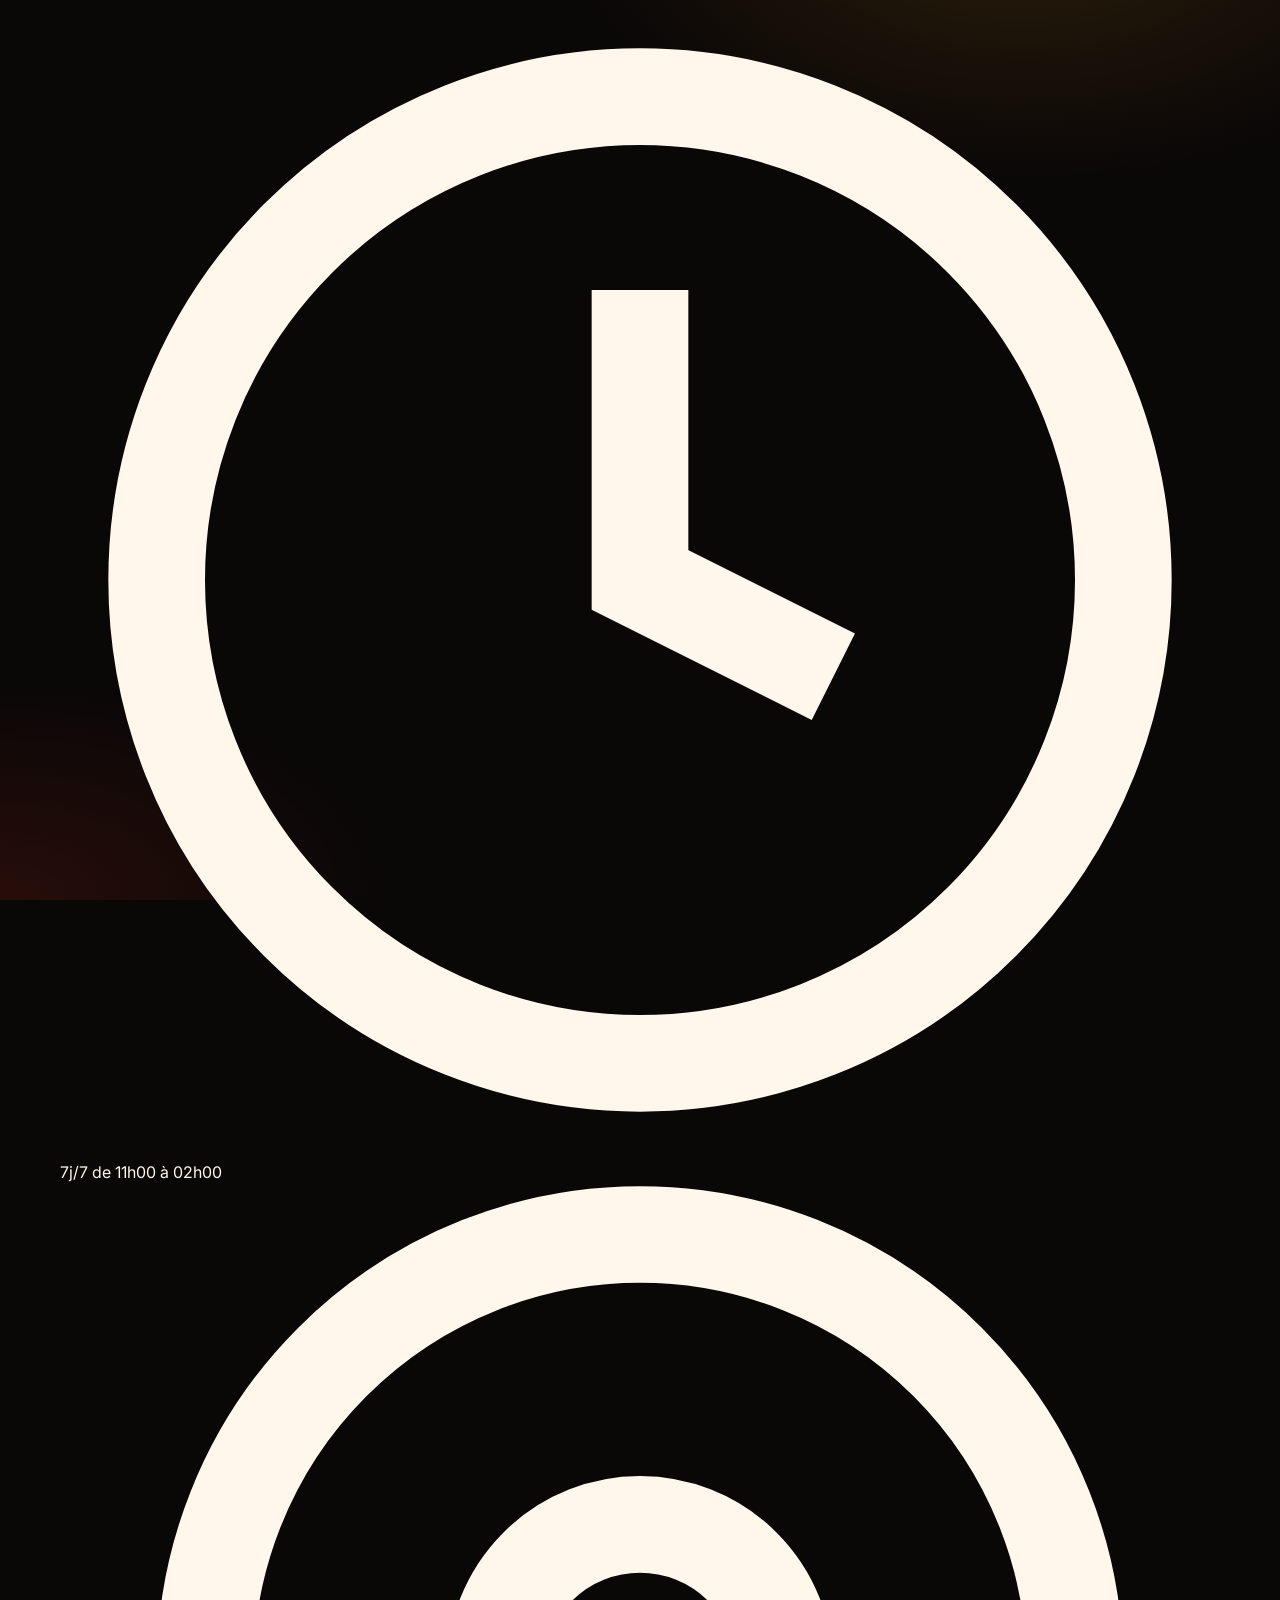
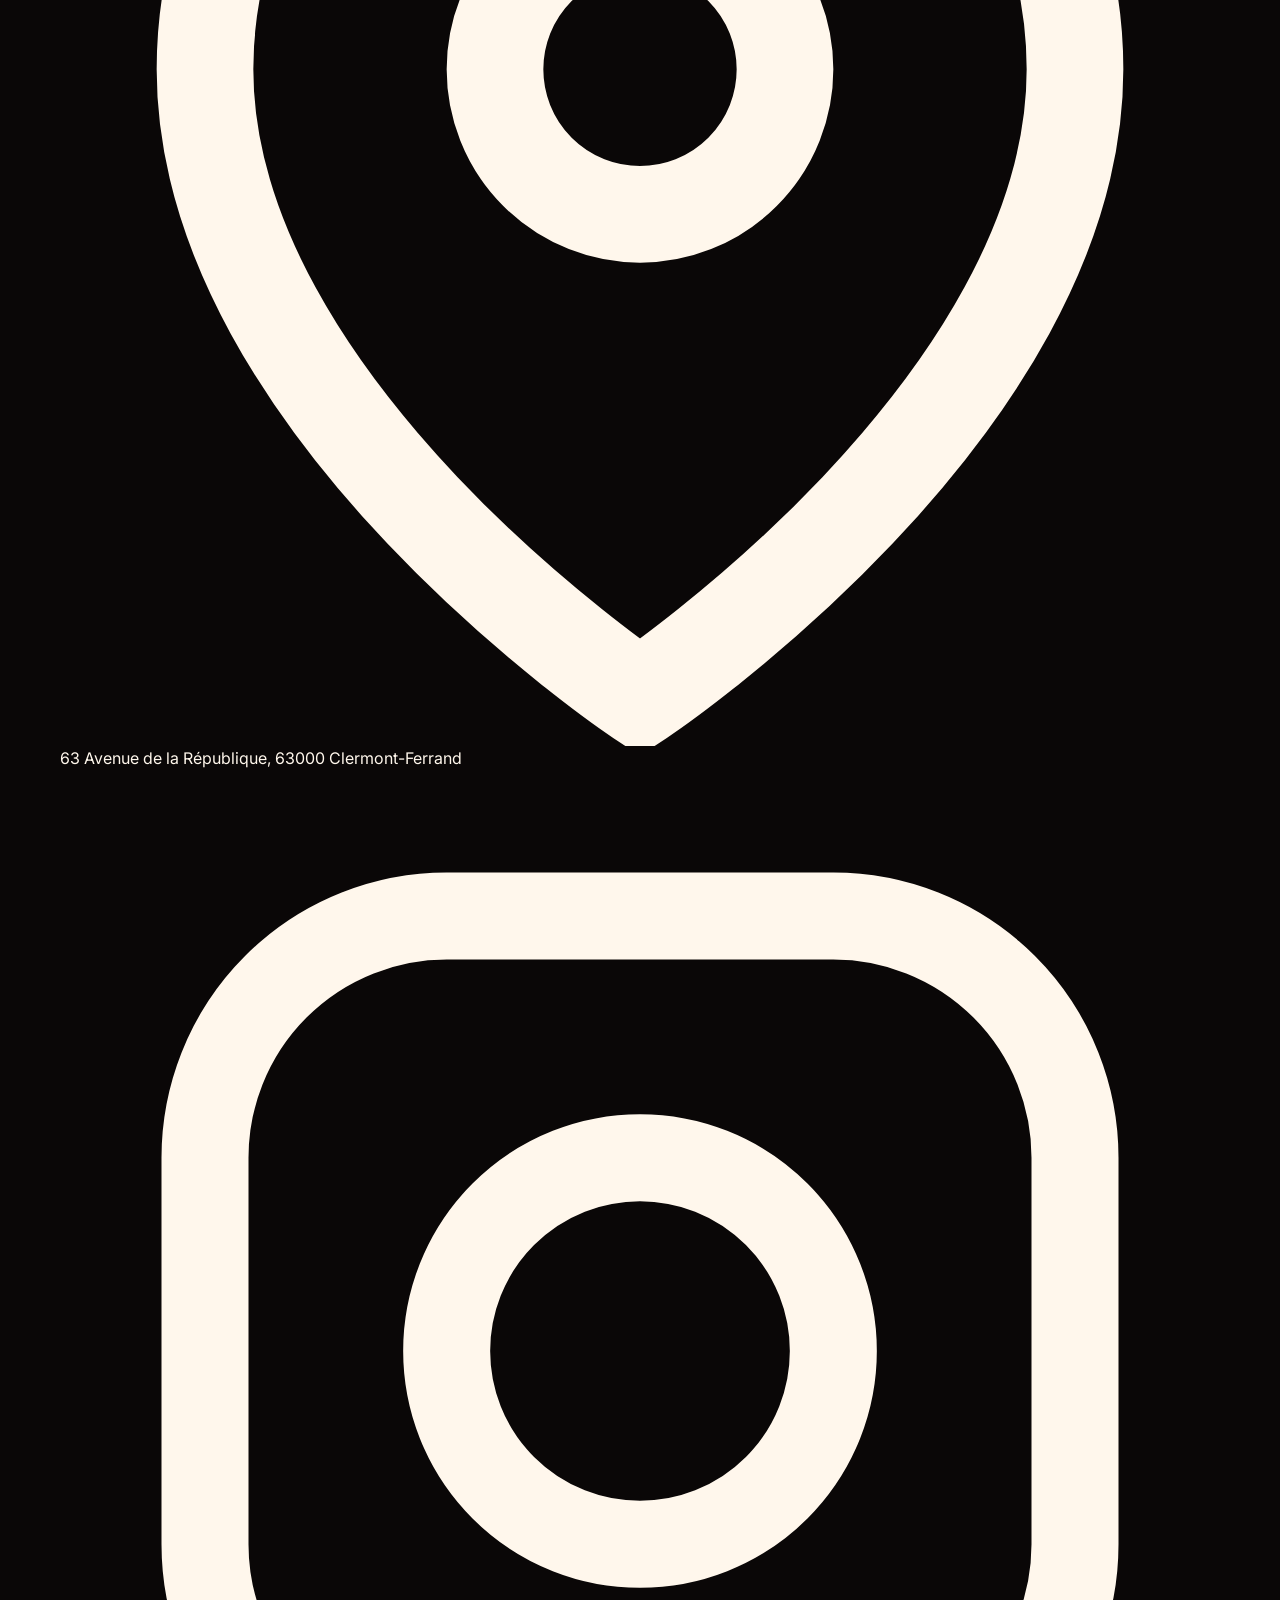
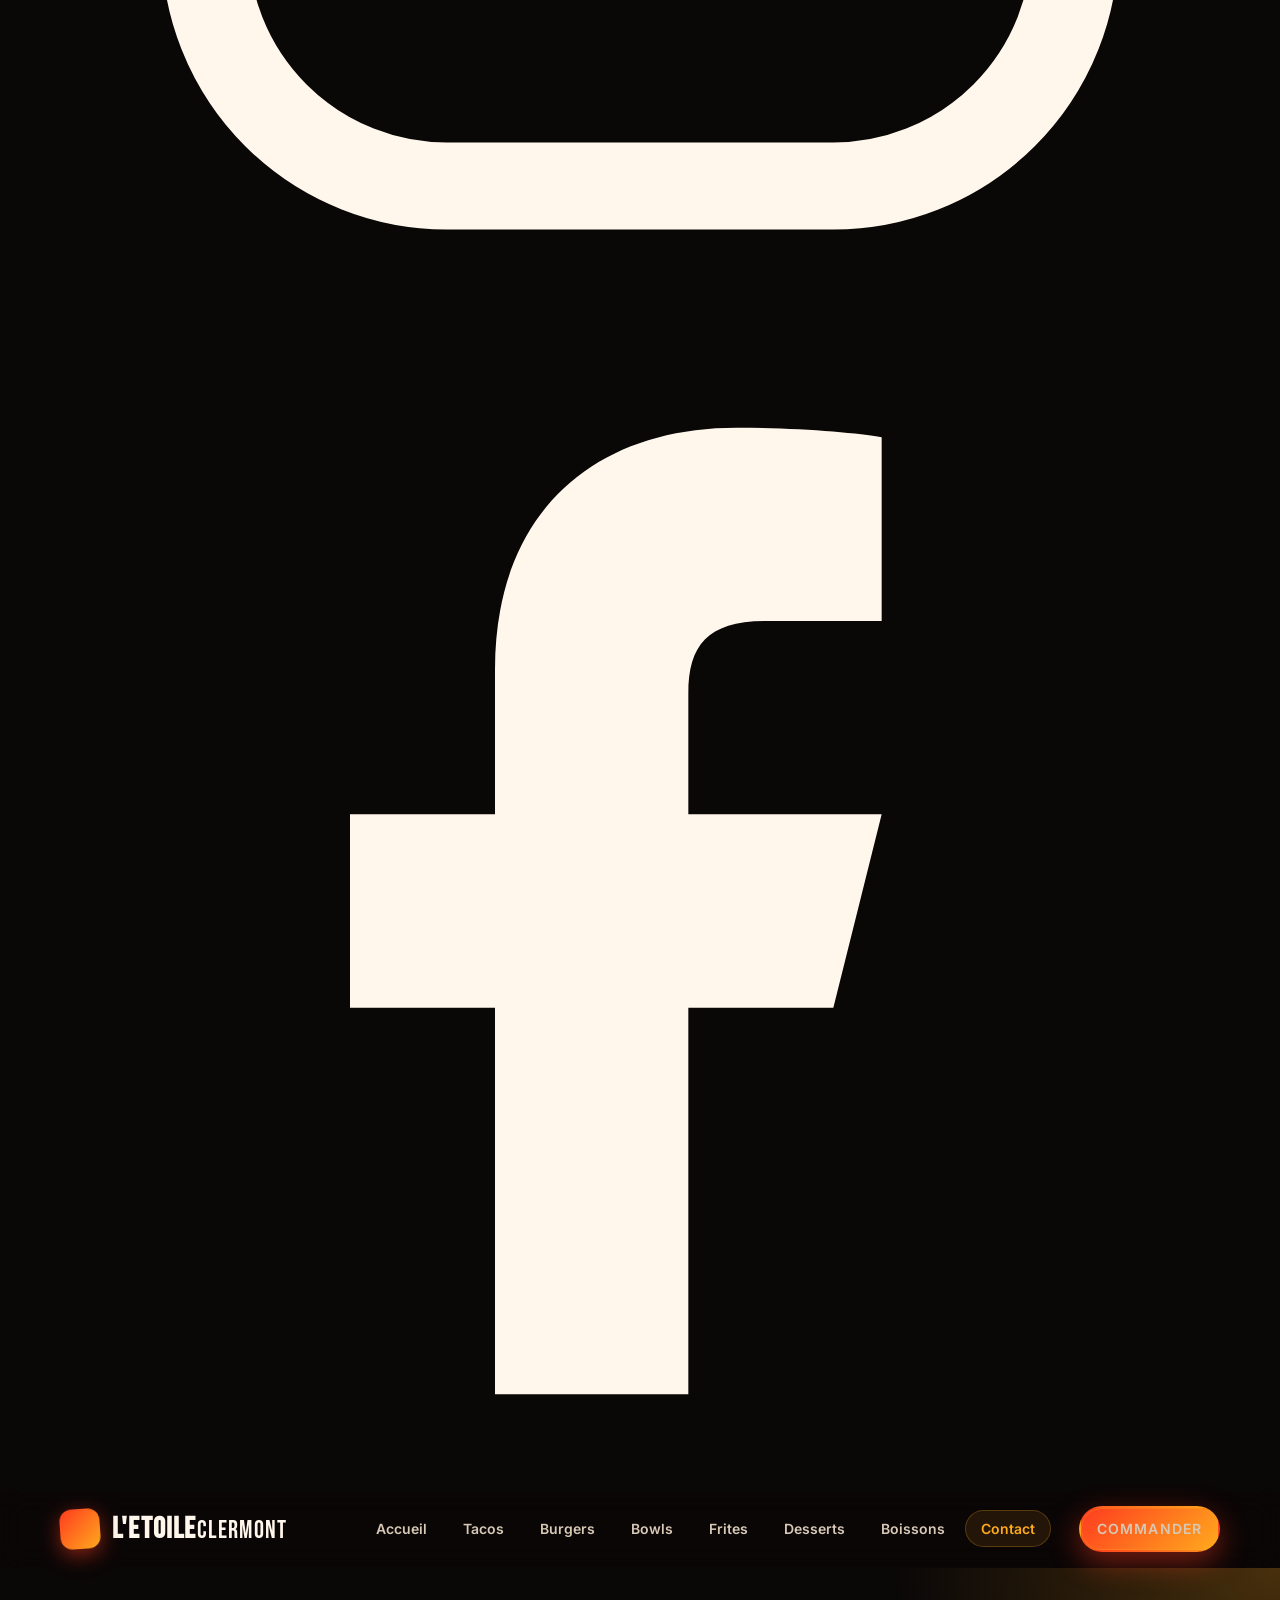
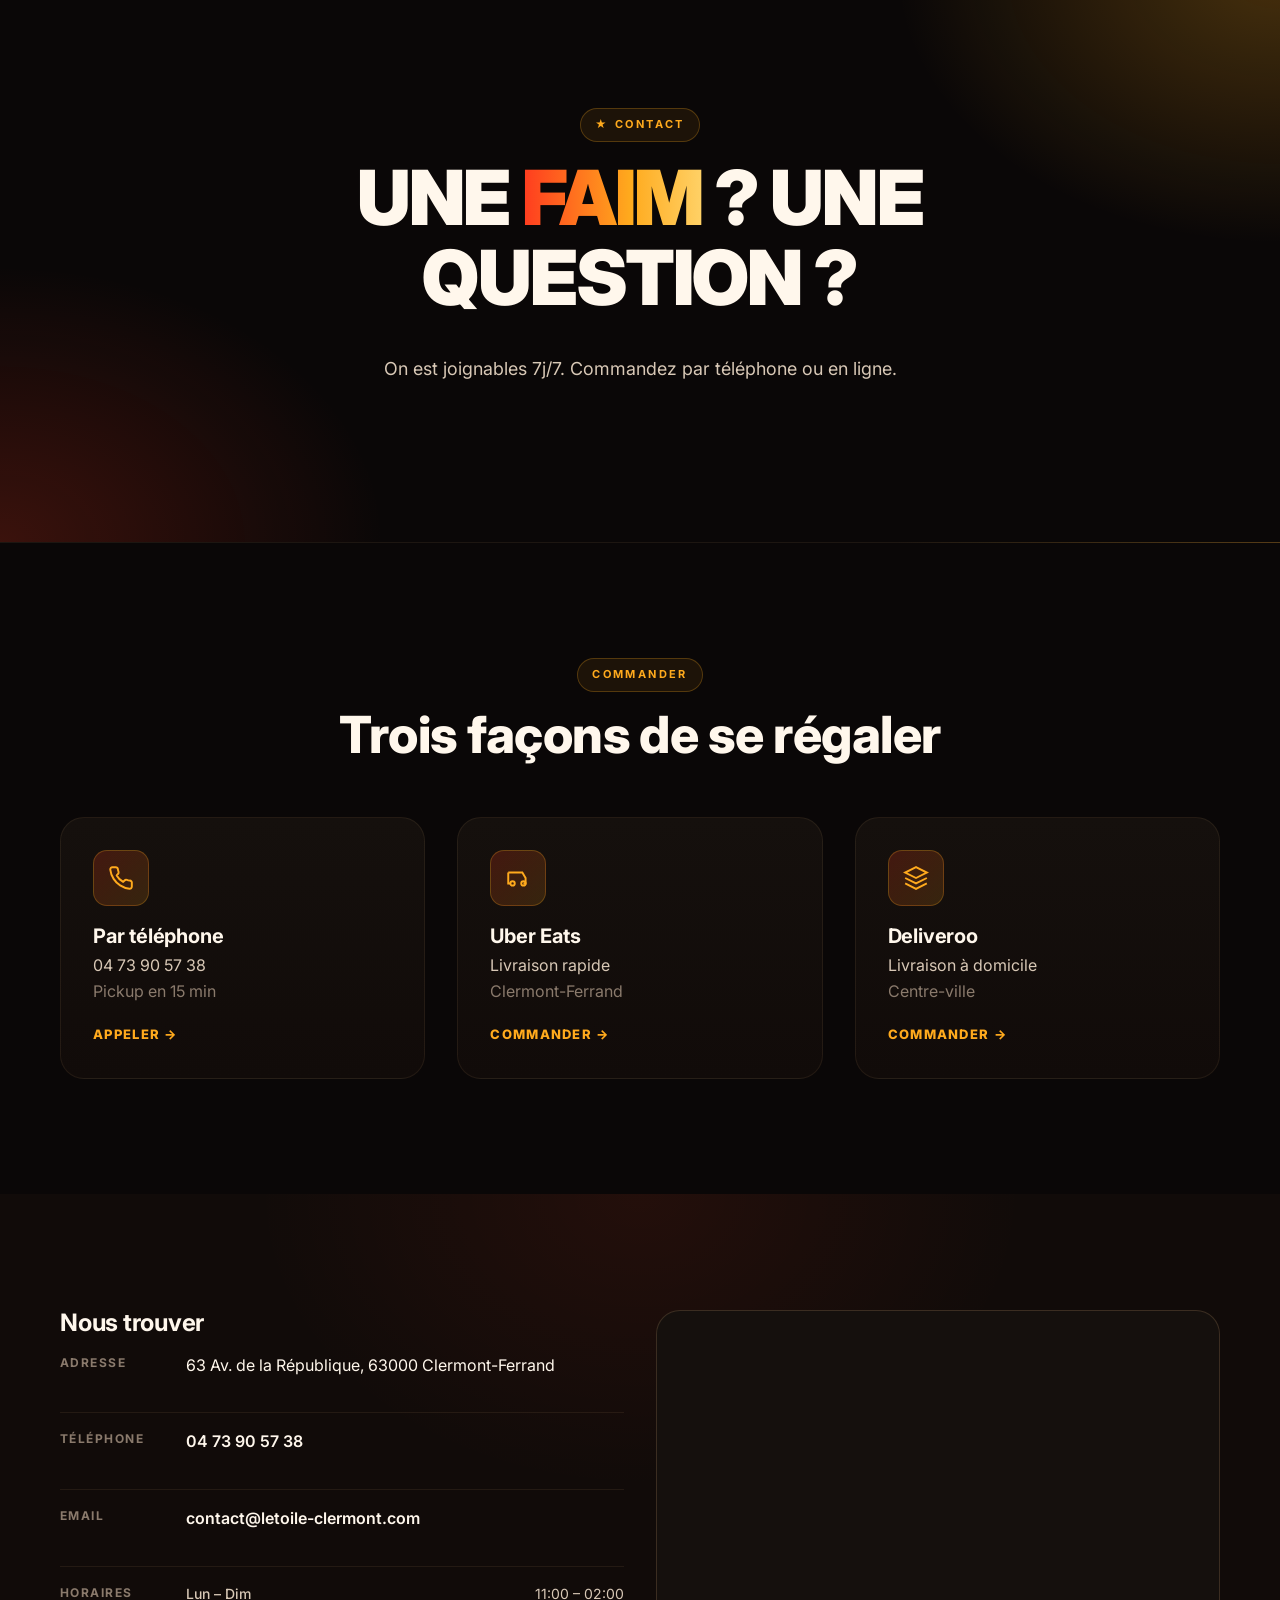
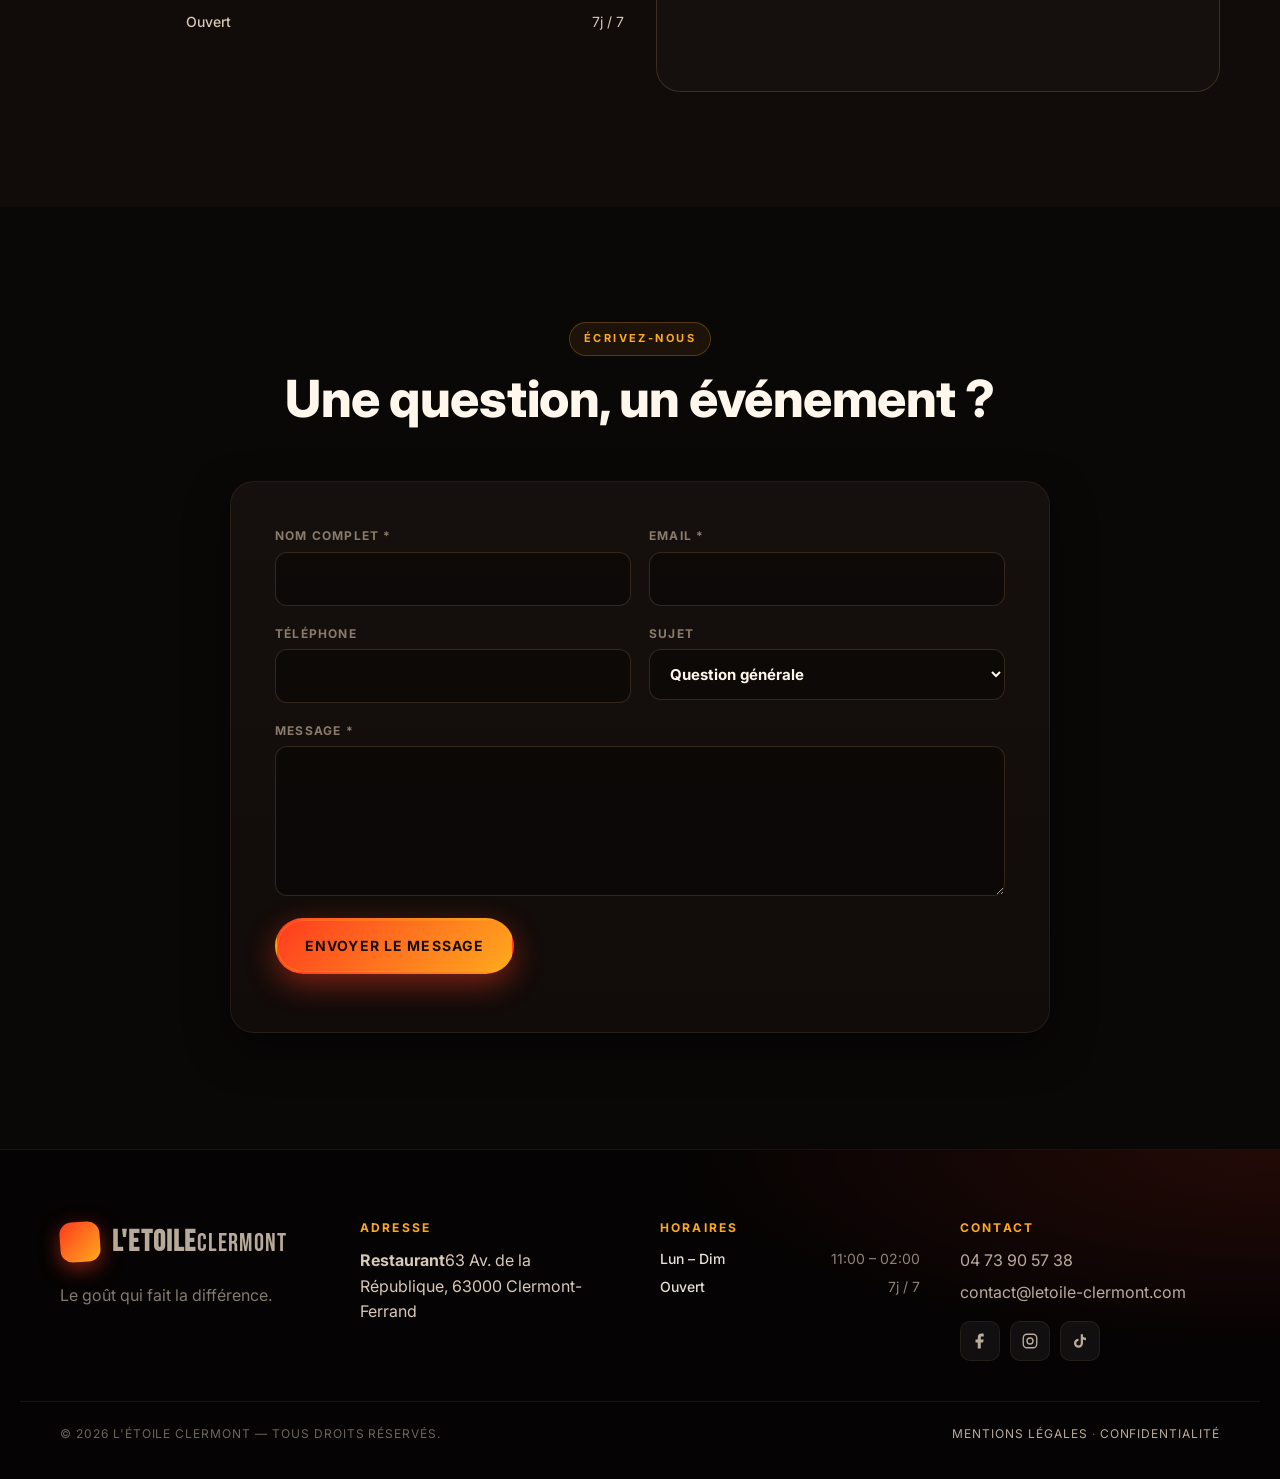
<file: contact.html>
<!DOCTYPE html>
<html lang="fr">
<head>
  <meta charset="UTF-8" />
  <meta name="viewport" content="width=device-width, initial-scale=1.0" />
  <title>Contact & Commandes — L'Étoile Clermont</title>
  <meta name="description" content="Contactez L'Étoile Clermont. Commandez par téléphone, Uber Eats ou Deliveroo. Ouvert 7j/7." />
  <link rel="preconnect" href="https://fonts.googleapis.com">
  <link rel="preconnect" href="https://fonts.gstatic.com" crossorigin>
  <link href="https://fonts.googleapis.com/css2?family=Bebas+Neue&family=Caveat:wght@500&family=Inter:wght@400;500;600;700;800&family=Rubik:wght@400;500;600;700&display=swap" rel="stylesheet">
  <link rel="stylesheet" href="assets/css/styles.css" />
</head>
<body>
  <a class="skip-link" href="#main">Aller au contenu</a>
  <div class="top-bar"><div class="container"><div class="top-bar-info"><span><svg viewBox="0 0 24 24" fill="none" stroke="currentColor" stroke-width="2"><circle cx="12" cy="12" r="10"/><path d="M12 6v6l4 2"/></svg>7j/7 de 11h00 à 02h00</span><span><svg viewBox="0 0 24 24" fill="none" stroke="currentColor" stroke-width="2"><path d="M21 10c0 7-9 13-9 13s-9-6-9-13a9 9 0 0 1 18 0z"/><circle cx="12" cy="10" r="3"/></svg>63 Avenue de la République, 63000 Clermont-Ferrand</span></div><div class="top-bar-socials"><a href="#" aria-label="Instagram"><svg viewBox="0 0 24 24" fill="none" stroke="currentColor" stroke-width="1.8"><rect x="3" y="3" width="18" height="18" rx="5"/><circle cx="12" cy="12" r="4"/></svg></a><a href="#" aria-label="Facebook"><svg viewBox="0 0 24 24" fill="currentColor"><path d="M13 22v-8h3l1-4h-4V7.5C13 6.5 13.4 6 14.6 6H17V2.2C16.5 2.1 15.2 2 14 2c-3 0-5 1.8-5 5v3H6v4h3v8h4z"/></svg></a></div></div></div>
  <header class="site-header" id="siteHeader"><div class="container nav-wrap"><a href="index.html" class="logo"><span class="logo-mark" aria-hidden="true"></span><span class="logo-text"><strong>L'Etoile</strong><small>Clermont</small></span></a><button class="nav-toggle" aria-label="Ouvrir le menu" aria-expanded="false" aria-controls="primaryNav"><span></span><span></span><span></span></button><nav id="primaryNav" class="primary-nav"><ul><li><a href="index.html">Accueil</a></li><li><a href="menu.html#tacos-signatures">Tacos</a></li><li><a href="menu.html#burgers">Burgers</a></li><li><a href="menu.html#bowls">Bowls</a></li><li><a href="menu.html#frites">Frites</a></li><li><a href="menu.html#desserts">Desserts</a></li><li><a href="menu.html#boissons">Boissons</a></li><li><a href="contact.html" class="active">Contact</a></li></ul><a class="btn btn-primary nav-cta" href="#commander">Commander</a></nav></div></header>

  <main id="main">
    <section class="page-hero">
      <div class="container">
        <p class="eyebrow">★ Contact</p>
        <h1>Une <span class="accent">faim</span> ? Une question ?</h1>
        <p class="lead">On est joignables 7j/7. Commandez par téléphone ou en ligne.</p>
      </div>
    </section>

    <!-- ORDER OPTIONS -->
    <section id="commander" class="section">
      <div class="container">
        <header class="section-head"><p class="eyebrow">Commander</p><h2>Trois façons de se régaler</h2><div class="gold-line"></div></header>
        <div class="grid grid-3">
          <a class="order-card" href="tel:+33473905738">
            <div class="icon-wrap"><svg viewBox="0 0 24 24" fill="none" stroke="currentColor" stroke-width="1.8" stroke-linecap="round" stroke-linejoin="round"><path d="M22 16.9v3a2 2 0 0 1-2.2 2 19.8 19.8 0 0 1-8.6-3.1 19.5 19.5 0 0 1-6-6A19.8 19.8 0 0 1 2.1 4.2 2 2 0 0 1 4.1 2h3a2 2 0 0 1 2 1.7c.1.9.3 1.7.6 2.5a2 2 0 0 1-.5 2.1L8 9.6a16 16 0 0 0 6 6l1.3-1.3a2 2 0 0 1 2.1-.5c.8.3 1.6.5 2.5.6A2 2 0 0 1 22 16.9z"/></svg></div>
            <h3>Par téléphone</h3>
            <p>04 73 90 57 38<br/><span class="muted">Pickup en 15 min</span></p>
            <span class="link-arrow">Appeler →</span>
          </a>
          <a class="order-card" href="#" target="_blank" rel="noopener">
            <div class="icon-wrap"><svg viewBox="0 0 24 24" fill="none" stroke="currentColor" stroke-width="1.8"><path d="M3 7h13l3 5v5h-2"/><circle cx="7" cy="17" r="2"/><circle cx="17" cy="17" r="2"/><path d="M3 7v10h2"/></svg></div>
            <h3>Uber Eats</h3>
            <p>Livraison rapide<br/><span class="muted">Clermont-Ferrand</span></p>
            <span class="link-arrow">Commander →</span>
          </a>
          <a class="order-card" href="#" target="_blank" rel="noopener">
            <div class="icon-wrap"><svg viewBox="0 0 24 24" fill="none" stroke="currentColor" stroke-width="1.8"><path d="M12 2L2 7l10 5 10-5-10-5z"/><path d="M2 17l10 5 10-5"/><path d="M2 12l10 5 10-5"/></svg></div>
            <h3>Deliveroo</h3>
            <p>Livraison à domicile<br/><span class="muted">Centre-ville</span></p>
            <span class="link-arrow">Commander →</span>
          </a>
        </div>
      </div>
    </section>

    <!-- CONTACT & MAP -->
    <section class="section alt">
      <div class="container grid grid-2 contact-grid">
        <div>
          <h2>Nous trouver</h2>
          <ul class="contact-info">
            <li><strong>Adresse</strong><span>63 Av. de la République, 63000 Clermont-Ferrand</span></li>
            <li><strong>Téléphone</strong><a href="tel:+33473905738">04 73 90 57 38</a></li>
            <li><strong>Email</strong><a href="mailto:contact@letoile-clermont.com">contact@letoile-clermont.com</a></li>
            <li><strong>Horaires</strong><ul class="hours dark"><li><span>Lun – Dim</span><span>11:00 – 02:00</span></li><li><span>Ouvert</span><span>7j / 7</span></li></ul></li>
          </ul>
        </div>
        <div class="map-wrap">
          <iframe title="Plan d'accès L'Étoile" src="https://www.openstreetmap.org/export/embed.html?bbox=3.0700%2C45.7700%2C3.1300%2C45.7950&layer=mapnik&marker=45.7780%2C3.0860" loading="lazy"></iframe>
        </div>
      </div>
    </section>

    <!-- FORM -->
    <section class="section">
      <div class="container">
        <header class="section-head"><p class="eyebrow">Écrivez-nous</p><h2>Une question, un événement ?</h2><div class="gold-line"></div></header>
        <form class="contact-form" id="contactForm" novalidate>
          <div class="form-grid">
            <label><span>Nom complet *</span><input type="text" name="name" required autocomplete="name" /></label>
            <label><span>Email *</span><input type="email" name="email" required autocomplete="email" /></label>
            <label><span>Téléphone</span><input type="tel" name="phone" autocomplete="tel" /></label>
            <label><span>Sujet</span><select name="subject"><option>Question générale</option><option>Événement / traiteur</option><option>Retour client</option><option>Recrutement</option></select></label>
            <label class="full"><span>Message *</span><textarea name="message" rows="5" required></textarea></label>
          </div>
          <button type="submit" class="btn btn-primary">Envoyer le message</button>
          <p class="form-status" id="formStatus" role="status" aria-live="polite"></p>
        </form>
      </div>
    </section>
  </main>

  <footer class="site-footer"><div class="container grid grid-4 footer-grid"><div><a href="index.html" class="logo"><span class="logo-mark" aria-hidden="true"></span><span class="logo-text"><strong>L'Etoile</strong><small>Clermont</small></span></a><p class="muted" style="margin-top:14px;">Le goût qui fait la différence.</p></div><div><h4>Adresse</h4><div class="footer-locs"><div class="footer-loc-item"><strong>Restaurant</strong><span>63 Av. de la République, 63000 Clermont-Ferrand</span></div></div></div><div><h4>Horaires</h4><ul class="hours"><li><span>Lun – Dim</span><span>11:00 – 02:00</span></li><li><span>Ouvert</span><span>7j / 7</span></li></ul></div><div><h4>Contact</h4><ul class="contact-list"><li><a href="tel:+33473905738">04 73 90 57 38</a></li><li><a href="mailto:contact@letoile-clermont.com">contact@letoile-clermont.com</a></li></ul><div class="socials"><a href="#" aria-label="Facebook"><svg viewBox="0 0 24 24" fill="currentColor"><path d="M13 22v-8h3l1-4h-4V7.5C13 6.5 13.4 6 14.6 6H17V2.2C16.5 2.1 15.2 2 14 2c-3 0-5 1.8-5 5v3H6v4h3v8h4z"/></svg></a><a href="#" aria-label="Instagram"><svg viewBox="0 0 24 24" fill="none" stroke="currentColor" stroke-width="1.8"><rect x="3" y="3" width="18" height="18" rx="5"/><circle cx="12" cy="12" r="4"/></svg></a><a href="#" aria-label="TikTok"><svg viewBox="0 0 24 24" fill="currentColor"><path d="M16 3v3.2c1 .9 2.4 1.5 4 1.6V11c-1.5 0-2.9-.4-4-1.1V15a6 6 0 1 1-6-6v3.1A3 3 0 1 0 13 15V3h3z"/></svg></a></div></div></div><div class="container footer-bottom"><p>© <span id="year"></span> L'Étoile Clermont — Tous droits réservés.</p><p><a href="#">Mentions légales</a> · <a href="#">Confidentialité</a></p></div></footer>
  <script src="assets/js/main.js"></script>
</body>
</html>
</file>
<file: assets/css/styles.css>
/* ============================================
   Kebab 37 — Premium Dark Stylesheet
   Black background · dramatic red/orange glow
   Built around cut-out PNG product photography
   ============================================ */

/* ---------- Tokens ---------- */
:root {
  --c-bg: #0a0707;           /* near-black */
  --c-bg-2: #110b09;
  --c-surface: #15100d;      /* card surface */
  --c-surface-2: #1c1411;
  --c-ink: #fff7ec;          /* warm white */
  --c-ink-2: #d8c8b6;
  --c-muted: #8a7a6c;
  --c-line: rgba(255, 200, 140, 0.08);
  --c-line-strong: rgba(255, 200, 140, 0.16);

  --c-primary: #ff3b1f;      /* dramatic red */
  --c-primary-dk: #c8240d;
  --c-accent: #ffaa1d;       /* hot orange */
  --c-accent-2: #ffd166;     /* gold highlight */
  --c-accent-dk: #b46b00;

  --glow-red: 0 0 80px 10px rgba(255, 59, 31, .55);
  --glow-orange: 0 0 90px 10px rgba(255, 170, 29, .55);
  --glow-mix: 0 0 100px 6px rgba(255, 90, 20, .55);

  --shadow-sm: 0 6px 16px rgba(0, 0, 0, .5);
  --shadow-md: 0 16px 40px rgba(0, 0, 0, .55);
  --shadow-lg: 0 30px 80px rgba(0, 0, 0, .65);

  --radius-sm: 8px;
  --radius: 16px;
  --radius-lg: 24px;
  --radius-pill: 999px;

  --max-w: 1240px;
  --gutter: clamp(16px, 4vw, 40px);

  --t-fast: 160ms ease;
  --t-med: 320ms cubic-bezier(.2,.7,.3,1);

  --font-display: "Bebas Neue", "Inter", system-ui, sans-serif;
  --font-body: "Inter", system-ui, -apple-system, "Segoe UI", Roboto, sans-serif;
}

/* ---------- Reset ---------- */
*, *::before, *::after { box-sizing: border-box; }
html { scroll-behavior: smooth; -webkit-text-size-adjust: 100%; background: var(--c-bg); }
body {
  margin: 0;
  font-family: var(--font-body);
  color: var(--c-ink);
  background:
    radial-gradient(60% 50% at 80% -10%, rgba(255, 170, 29, .14), transparent 60%),
    radial-gradient(50% 40% at 0% 100%, rgba(255, 59, 31, .12), transparent 60%),
    var(--c-bg);
  background-attachment: fixed;
  line-height: 1.6;
  -webkit-font-smoothing: antialiased;
  text-rendering: optimizeLegibility;
}
img, svg { max-width: 100%; display: block; }
a { color: inherit; text-decoration: none; }
button { font: inherit; cursor: pointer; border: 0; background: none; color: inherit; }
ul { list-style: none; padding: 0; margin: 0; }
h1, h2, h3, h4 { margin: 0 0 .5em; line-height: 1.05; letter-spacing: -.01em; color: var(--c-ink); }
p { margin: 0 0 1em; }

::selection { background: var(--c-primary); color: #fff; }

.skip-link {
  position: absolute; left: -9999px; top: 0;
  background: var(--c-primary); color: #fff; padding: 12px 16px; z-index: 999; border-radius: 0 0 8px 0;
}
.skip-link:focus { left: 0; }

/* ---------- Layout ---------- */
.container {
  max-width: var(--max-w);
  margin-inline: auto;
  padding-inline: var(--gutter);
}
.section { padding-block: clamp(64px, 9vw, 120px); position: relative; }
.section.alt {
  background:
    radial-gradient(50% 80% at 50% 0%, rgba(255, 59, 31, .08), transparent 60%),
    var(--c-bg-2);
}
.section-head { text-align: center; margin-bottom: 56px; }
.section-head h2 { font-size: clamp(34px, 4vw, 56px); font-weight: 800; }
.section-sub { color: var(--c-ink-2); max-width: 60ch; margin-inline: auto; }
.center { text-align: center; }
.mt-32 { margin-top: 32px; }
.muted { color: var(--c-muted); }

.grid { display: grid; gap: clamp(20px, 3vw, 32px); }
.grid-2 { grid-template-columns: 1fr; }
.grid-3 { grid-template-columns: 1fr; }
.grid-4 { grid-template-columns: 1fr; }
@media (min-width: 720px) {
  .grid-2 { grid-template-columns: repeat(2, 1fr); }
  .grid-3 { grid-template-columns: repeat(2, 1fr); }
  .grid-4 { grid-template-columns: repeat(2, 1fr); }
}
@media (min-width: 1000px) {
  .grid-3 { grid-template-columns: repeat(3, 1fr); }
  .grid-4 { grid-template-columns: repeat(4, 1fr); }
}
.align-center { align-items: center; }

/* ---------- Eyebrow / Headings ---------- */
.eyebrow {
  display: inline-block;
  text-transform: uppercase;
  letter-spacing: .22em;
  font-weight: 700;
  font-size: 11px;
  color: var(--c-accent);
  margin-bottom: 16px;
  padding: 7px 14px;
  background: rgba(255, 170, 29, .08);
  border: 1px solid rgba(255, 170, 29, .25);
  border-radius: var(--radius-pill);
}
.accent {
  background: linear-gradient(90deg, #ff3b1f 0%, #ffaa1d 60%, #ffd166 100%);
  -webkit-background-clip: text;
  background-clip: text;
  color: transparent;
}

/* ---------- Buttons ---------- */
.btn {
  display: inline-flex;
  align-items: center;
  gap: 10px;
  padding: 15px 28px;
  border-radius: var(--radius-pill);
  font-weight: 700;
  font-size: 14px;
  text-transform: uppercase;
  letter-spacing: .08em;
  transition: transform var(--t-fast), background var(--t-fast), box-shadow var(--t-fast), color var(--t-fast), border-color var(--t-fast);
  white-space: nowrap;
  border: 2px solid transparent;
  position: relative;
}
.btn:active { transform: translateY(1px); }
.btn-primary {
  background: linear-gradient(135deg, #ff3b1f 0%, #ffaa1d 100%);
  color: #1a0d05;
  box-shadow: 0 10px 30px rgba(255, 59, 31, .45), 0 0 0 1px rgba(255, 170, 29, .3) inset;
}
.btn-primary:hover {
  filter: brightness(1.08);
  box-shadow: 0 14px 40px rgba(255, 59, 31, .65), 0 0 0 1px rgba(255, 215, 130, .5) inset;
  transform: translateY(-1px);
}
.btn-outline {
  border-color: rgba(255, 170, 29, .5);
  color: var(--c-ink);
}
.btn-outline:hover { background: rgba(255, 170, 29, .12); border-color: var(--c-accent); color: var(--c-accent); }
.btn-ghost {
  background: rgba(255, 255, 255, .06);
  color: var(--c-ink);
  border-color: rgba(255, 255, 255, .1);
}
.btn-ghost:hover { background: rgba(255, 255, 255, .12); }
.btn-ghost-light {
  background: rgba(255,255,255,.08);
  color: #fff;
  border-color: rgba(255,255,255,.25);
}
.btn-ghost-light:hover { background: rgba(255,255,255,.18); }

/* ---------- Header / Nav ---------- */
.site-header {
  position: sticky;
  top: 0;
  z-index: 50;
  backdrop-filter: saturate(140%) blur(14px);
  -webkit-backdrop-filter: saturate(140%) blur(14px);
  background: rgba(10, 7, 7, .7);
  border-bottom: 1px solid transparent;
  transition: border-color var(--t-fast), background var(--t-fast), box-shadow var(--t-fast);
}
.site-header.scrolled {
  border-color: var(--c-line);
  background: rgba(10, 7, 7, .92);
  box-shadow: 0 6px 20px rgba(0, 0, 0, .5);
}
.nav-wrap {
  display: flex;
  align-items: center;
  justify-content: space-between;
  height: 76px;
  gap: 24px;
}
.logo {
  display: inline-flex;
  align-items: center;
  gap: 12px;
  font-family: var(--font-display);
  font-size: 30px;
  letter-spacing: .04em;
  color: var(--c-ink);
}
.logo-mark {
  display: inline-grid;
  place-items: center;
  width: 40px; height: 40px;
  background: linear-gradient(135deg, #ff3b1f, #ffaa1d);
  color: #1a0d05;
  border-radius: 12px;
  font-weight: 800;
  box-shadow: 0 6px 20px rgba(255, 59, 31, .5);
  transform: rotate(-4deg);
}
.logo-text { line-height: 1; }
.logo-num { color: var(--c-accent); }
.logo-light .logo-num { color: var(--c-accent); }

.primary-nav {
  display: flex;
  align-items: center;
  gap: 28px;
}
.primary-nav ul {
  display: flex;
  gap: 4px;
}
.primary-nav a {
  position: relative;
  padding: 10px 16px;
  font-weight: 600;
  font-size: 14px;
  border-radius: var(--radius-pill);
  color: var(--c-ink-2);
  transition: color var(--t-fast), background var(--t-fast);
}
.primary-nav a:hover { color: var(--c-ink); background: rgba(255, 255, 255, .05); }
.primary-nav a.active {
  color: var(--c-accent);
  background: rgba(255, 170, 29, .1);
  box-shadow: 0 0 0 1px rgba(255, 170, 29, .25) inset;
}

.nav-toggle {
  display: none;
  width: 44px; height: 44px;
  border-radius: 10px;
  position: relative;
}
.nav-toggle span {
  display: block;
  position: absolute;
  left: 12px;
  width: 20px;
  height: 2px;
  background: var(--c-ink);
  border-radius: 2px;
  transition: transform var(--t-fast), opacity var(--t-fast), top var(--t-fast);
}
.nav-toggle span:nth-child(1) { top: 16px; }
.nav-toggle span:nth-child(2) { top: 21px; }
.nav-toggle span:nth-child(3) { top: 26px; }
.nav-toggle[aria-expanded="true"] span:nth-child(1) { top: 21px; transform: rotate(45deg); }
.nav-toggle[aria-expanded="true"] span:nth-child(2) { opacity: 0; }
.nav-toggle[aria-expanded="true"] span:nth-child(3) { top: 21px; transform: rotate(-45deg); }

@media (max-width: 920px) {
  .nav-toggle { display: block; }
  .primary-nav {
    position: fixed;
    inset: 76px 0 auto 0;
    background: var(--c-bg);
    flex-direction: column;
    align-items: stretch;
    gap: 16px;
    padding: 24px var(--gutter) 32px;
    border-bottom: 1px solid var(--c-line);
    transform: translateY(-12px);
    opacity: 0;
    pointer-events: none;
    transition: transform var(--t-med), opacity var(--t-med);
    box-shadow: var(--shadow-md);
  }
  .primary-nav.open {
    transform: translateY(0);
    opacity: 1;
    pointer-events: auto;
  }
  .primary-nav ul { flex-direction: column; gap: 4px; }
  .primary-nav a { display: block; padding: 14px 16px; border-radius: var(--radius); }
  .nav-cta { align-self: flex-start; }
}

/* ---------- Hero ---------- */
.hero {
  position: relative;
  overflow: hidden;
  isolation: isolate;
  min-height: 90vh;
  display: flex;
  align-items: center;
}
.hero-bg {
  position: absolute;
  inset: 0;
  z-index: -2;
  background:
    radial-gradient(40% 60% at 75% 50%, rgba(255, 59, 31, .55), transparent 60%),
    radial-gradient(50% 60% at 80% 30%, rgba(255, 170, 29, .35), transparent 65%),
    radial-gradient(35% 50% at 20% 80%, rgba(255, 90, 20, .25), transparent 60%),
    var(--c-bg);
}
/* subtle film grain */
.hero-bg::after {
  content: "";
  position: absolute;
  inset: 0;
  background-image:
    radial-gradient(circle at 1px 1px, rgba(255, 200, 140, .04) 1px, transparent 0);
  background-size: 4px 4px;
  opacity: .8;
}
.hero-inner {
  display: grid;
  grid-template-columns: 1fr;
  gap: clamp(40px, 6vw, 80px);
  align-items: center;
  padding-block: clamp(80px, 12vw, 140px);
  width: 100%;
}
@media (min-width: 1000px) {
  .hero-inner { grid-template-columns: 1.05fr 1fr; }
}
.hero-copy { max-width: 640px; }
.hero h1 {
  font-size: clamp(44px, 7.5vw, 92px);
  font-weight: 900;
  letter-spacing: -.025em;
  line-height: .98;
  margin-top: 8px;
  text-transform: uppercase;
  color: var(--c-ink);
  text-shadow: 0 4px 30px rgba(0, 0, 0, .6);
}
.hero .lead {
  font-size: clamp(16px, 1.6vw, 19px);
  color: var(--c-ink-2);
  max-width: 56ch;
  margin-top: 22px;
}
.hero-cta {
  display: flex;
  flex-wrap: wrap;
  gap: 14px;
  margin-top: 36px;
}
.hero-meta {
  display: grid;
  grid-template-columns: repeat(3, minmax(0, 1fr));
  gap: 14px;
  margin-top: 56px;
  max-width: 640px;
}
.hero-meta li {
  display: flex;
  flex-direction: column;
  gap: 2px;
  padding: 18px 20px;
  background: rgba(255, 255, 255, .03);
  border: 1px solid var(--c-line-strong);
  border-radius: var(--radius);
  backdrop-filter: blur(10px);
}
.hero-meta strong {
  font-family: var(--font-display);
  font-size: 30px;
  letter-spacing: .03em;
  color: var(--c-accent);
}
.hero-meta span { color: var(--c-muted); font-size: 12px; text-transform: uppercase; letter-spacing: .1em; }

/* Hero PNG product (cut-out) */
.hero-visual {
  position: relative;
  aspect-ratio: 1 / 1;
  max-width: 620px;
  margin-inline: auto;
  width: 100%;
}
.hero-visual::before {
  /* big red/orange glow behind the product */
  content: "";
  position: absolute;
  inset: 8%;
  border-radius: 50%;
  background:
    radial-gradient(circle, rgba(255, 170, 29, .8) 0%, rgba(255, 59, 31, .55) 35%, transparent 70%);
  filter: blur(40px);
  z-index: 0;
  animation: pulseGlow 5s ease-in-out infinite;
}
.hero-visual img {
  position: relative;
  z-index: 1;
  width: 100%;
  height: 100%;
  object-fit: contain;
  filter: drop-shadow(0 30px 50px rgba(0, 0, 0, .65)) drop-shadow(0 0 30px rgba(255, 90, 20, .4));
  animation: floaty 6s ease-in-out infinite;
}
@keyframes floaty {
  0%, 100% { transform: translateY(0) rotate(0deg); }
  50% { transform: translateY(-14px) rotate(-1deg); }
}
@keyframes pulseGlow {
  0%, 100% { opacity: .85; transform: scale(1); }
  50% { opacity: 1; transform: scale(1.05); }
}

@media (max-width: 720px) {
  .hero-meta { grid-template-columns: 1fr 1fr; }
  .hero-meta li:last-child { grid-column: span 2; }
}

/* ---------- Page hero (subpages) ---------- */
.page-hero {
  position: relative;
  padding-block: clamp(80px, 11vw, 140px);
  background:
    radial-gradient(50% 80% at 100% 0%, rgba(255, 170, 29, .25), transparent 60%),
    radial-gradient(50% 80% at 0% 100%, rgba(255, 59, 31, .2), transparent 60%),
    var(--c-bg);
  border-bottom: 1px solid var(--c-line);
  text-align: center;
  overflow: hidden;
}
.page-hero h1 {
  font-size: clamp(40px, 6vw, 76px);
  font-weight: 900;
  letter-spacing: -.025em;
  text-transform: uppercase;
  max-width: 18ch;
  margin-inline: auto;
}
.page-hero .lead {
  color: var(--c-ink-2);
  max-width: 60ch;
  margin-inline: auto;
  font-size: clamp(15px, 1.4vw, 18px);
}

/* ---------- Features ---------- */
.feature-card {
  background: linear-gradient(180deg, var(--c-surface) 0%, var(--c-bg-2) 100%);
  border: 1px solid var(--c-line);
  border-radius: var(--radius-lg);
  padding: 32px 28px;
  transition: transform var(--t-med), box-shadow var(--t-med), border-color var(--t-med);
  position: relative;
  overflow: hidden;
}
.feature-card::before {
  content: "";
  position: absolute;
  top: -40%; right: -30%;
  width: 220px; height: 220px;
  background: radial-gradient(circle, rgba(255, 170, 29, .25), transparent 70%);
  filter: blur(30px);
  opacity: 0;
  transition: opacity var(--t-med);
}
.feature-card:hover {
  transform: translateY(-6px);
  border-color: rgba(255, 170, 29, .35);
  box-shadow: 0 30px 60px rgba(0, 0, 0, .5), 0 0 0 1px rgba(255, 170, 29, .1) inset;
}
.feature-card:hover::before { opacity: 1; }
.icon-wrap {
  width: 56px; height: 56px;
  display: grid; place-items: center;
  background: linear-gradient(135deg, rgba(255, 59, 31, .2), rgba(255, 170, 29, .15));
  color: var(--c-accent);
  border: 1px solid rgba(255, 170, 29, .25);
  border-radius: 14px;
  margin-bottom: 20px;
  position: relative;
  z-index: 1;
}
.icon-wrap svg { width: 26px; height: 26px; }
.feature-card h3 { font-size: 20px; }
.feature-card p { color: var(--c-muted); margin: 0; position: relative; z-index: 1; }

/* ---------- Menu cards (cut-out PNG style) ---------- */
.menu-grid { gap: 28px; }
.dish-card {
  background:
    radial-gradient(80% 70% at 50% 30%, rgba(255, 90, 20, .12), transparent 60%),
    linear-gradient(180deg, var(--c-surface) 0%, #0d0807 100%);
  border: 1px solid var(--c-line);
  border-radius: var(--radius-lg);
  overflow: hidden;
  transition: transform var(--t-med), box-shadow var(--t-med), border-color var(--t-med);
  display: flex;
  flex-direction: column;
  position: relative;
}
.dish-card:hover {
  transform: translateY(-6px);
  box-shadow: 0 30px 70px rgba(0, 0, 0, .6), 0 0 0 1px rgba(255, 170, 29, .25) inset;
  border-color: transparent;
}
.dish-card.horizontal { flex-direction: row; align-items: stretch; }
.dish-card.horizontal .dish-img { flex: 0 0 42%; min-height: 200px; }
.dish-card.mini { padding: 0; }
.dish-card.mini .dish-body { padding: 24px; }

.dish-img {
  aspect-ratio: 1 / 1;
  position: relative;
  overflow: hidden;
  background: #0a0606;
  display: grid;
  place-items: center;
  isolation: isolate;
}
/* glow halo behind the PNG */
.dish-img::before {
  content: "";
  position: absolute;
  inset: 18%;
  border-radius: 50%;
  background:
    radial-gradient(circle, rgba(255, 170, 29, .65) 0%, rgba(255, 59, 31, .45) 35%, transparent 70%);
  filter: blur(28px);
  z-index: 0;
  transition: transform var(--t-med), opacity var(--t-med);
}
.dish-card:hover .dish-img::before { transform: scale(1.1); opacity: 1; }
/* spotlight floor */
.dish-img::after {
  content: "";
  position: absolute;
  left: 10%; right: 10%;
  bottom: 6%;
  height: 14px;
  background: radial-gradient(50% 100% at 50% 50%, rgba(255, 90, 20, .55), transparent 70%);
  filter: blur(6px);
  z-index: 0;
}
/* the actual cut-out PNG */
.dish-img img {
  position: relative;
  z-index: 2;
  width: 88%;
  height: 88%;
  object-fit: contain;
  filter: drop-shadow(0 20px 30px rgba(0, 0, 0, .7)) drop-shadow(0 0 20px rgba(255, 90, 20, .35));
  transition: transform var(--t-med);
}
.dish-card:hover .dish-img img { transform: scale(1.04) translateY(-4px); }

/* Fallback gradient when there's no <img> inside .dish-img */
.dish-img:not(:has(img)) {
  background:
    radial-gradient(60% 60% at 50% 50%, rgba(255, 170, 29, .35), transparent 70%),
    linear-gradient(135deg, #2a1410 0%, #0a0606 100%);
}
.dish-img[data-img="durum"]:not(:has(img))   { background: radial-gradient(60% 60% at 50% 50%, rgba(255, 170, 29, .4), transparent 70%), linear-gradient(135deg, #3a1810, #0a0606); }
.dish-img[data-img="grill"]:not(:has(img))   { background: radial-gradient(60% 60% at 50% 50%, rgba(255, 59, 31, .5), transparent 70%), linear-gradient(135deg, #4a0d0a, #0a0606); }

.dish-body {
  padding: 24px 26px 28px;
  flex: 1;
  display: flex;
  flex-direction: column;
}
.dish-head {
  display: flex;
  justify-content: space-between;
  gap: 14px;
  align-items: baseline;
  margin-bottom: 8px;
}
.dish-head h3 {
  font-size: 20px;
  margin: 0;
  display: inline-flex;
  align-items: center;
  gap: 8px;
  color: var(--c-ink);
}
.price {
  font-family: var(--font-display);
  font-size: 24px;
  letter-spacing: .04em;
  color: var(--c-accent);
}
.dish-body p {
  color: var(--c-muted);
  margin: 0 0 14px;
  font-size: 14.5px;
}
.tag {
  align-self: flex-start;
  margin-top: auto;
  font-size: 11px;
  font-weight: 700;
  letter-spacing: .12em;
  text-transform: uppercase;
  background: linear-gradient(135deg, rgba(255, 59, 31, .15), rgba(255, 170, 29, .15));
  color: var(--c-accent-2);
  padding: 6px 12px;
  border: 1px solid rgba(255, 170, 29, .25);
  border-radius: var(--radius-pill);
}
.badge {
  font-size: 10px;
  padding: 3px 8px;
  border-radius: 6px;
  font-weight: 800;
  text-transform: uppercase;
  letter-spacing: .08em;
}
.badge.veg { background: #1f3a14; color: #b8e896; border: 1px solid #345e22; }

/* ---------- Menu filters ---------- */
.menu-filters {
  display: flex;
  flex-wrap: wrap;
  gap: 6px;
  justify-content: center;
  margin-bottom: 56px;
  padding: 6px;
  background: var(--c-surface);
  border: 1px solid var(--c-line);
  border-radius: var(--radius-pill);
  width: fit-content;
  margin-inline: auto;
  max-width: 100%;
  overflow-x: auto;
}
.filter {
  padding: 11px 20px;
  border-radius: var(--radius-pill);
  font-weight: 700;
  font-size: 13px;
  text-transform: uppercase;
  letter-spacing: .08em;
  color: var(--c-muted);
  white-space: nowrap;
  transition: background var(--t-fast), color var(--t-fast);
}
.filter:hover { background: rgba(255, 255, 255, .05); color: var(--c-ink); }
.filter.active {
  background: linear-gradient(135deg, #ff3b1f 0%, #ffaa1d 100%);
  color: #1a0d05;
  box-shadow: 0 6px 20px rgba(255, 59, 31, .4);
}
.menu-section { margin-bottom: 64px; }
.menu-section.is-hidden { display: none; }
.cat-title {
  font-family: var(--font-display);
  font-size: clamp(32px, 3.4vw, 44px);
  letter-spacing: .06em;
  margin-bottom: 28px;
  color: var(--c-ink);
  position: relative;
  padding-left: 22px;
  text-transform: uppercase;
}
.cat-title::before {
  content: "";
  position: absolute;
  left: 0;
  top: 50%;
  transform: translateY(-50%);
  width: 8px;
  height: 70%;
  background: linear-gradient(180deg, #ff3b1f, #ffaa1d);
  border-radius: 4px;
  box-shadow: 0 0 20px rgba(255, 90, 20, .6);
}

/* ---------- Story ---------- */
.story-media {
  position: relative;
  aspect-ratio: 4/3;
  border-radius: var(--radius-lg);
  overflow: hidden;
  background: #0a0606;
  isolation: isolate;
}
.story-media::before {
  content: "";
  position: absolute;
  inset: 10%;
  border-radius: 50%;
  background: radial-gradient(circle, rgba(255, 170, 29, .55), rgba(255, 59, 31, .35) 40%, transparent 70%);
  filter: blur(40px);
  z-index: 0;
}
.story-img {
  position: absolute;
  inset: 0;
  display: grid;
  place-items: center;
  z-index: 1;
}
.story-img img {
  width: 90%;
  height: 90%;
  object-fit: contain;
  filter: drop-shadow(0 30px 40px rgba(0, 0, 0, .7)) drop-shadow(0 0 30px rgba(255, 90, 20, .4));
}
.story-img.tall { aspect-ratio: 4/5; position: relative; inset: auto; }
.story-img:not(:has(img)) {
  background: linear-gradient(135deg, #ff3b1f 0%, #1a0d05 100%);
  filter: none;
}
.story-badge {
  position: absolute;
  bottom: 20px;
  left: 20px;
  z-index: 2;
  background: rgba(10, 7, 7, .85);
  border: 1px solid rgba(255, 170, 29, .3);
  color: var(--c-ink);
  padding: 16px 20px;
  border-radius: var(--radius);
  display: flex;
  flex-direction: column;
  backdrop-filter: blur(10px);
  box-shadow: var(--shadow-md);
}
.story-badge strong {
  font-family: var(--font-display);
  font-size: 36px;
  color: var(--c-accent);
  line-height: 1;
}
.story-badge span { font-size: 11px; color: var(--c-muted); text-transform: uppercase; letter-spacing: .1em; }
.story h2 { font-size: clamp(28px, 3.4vw, 44px); }

/* ---------- Testimonials ---------- */
.quote-card {
  margin: 0;
  padding: 32px;
  background: linear-gradient(180deg, var(--c-surface) 0%, var(--c-bg-2) 100%);
  border-radius: var(--radius-lg);
  border: 1px solid var(--c-line);
  transition: box-shadow var(--t-med), transform var(--t-med), border-color var(--t-med);
}
.quote-card:hover {
  transform: translateY(-4px);
  border-color: rgba(255, 170, 29, .25);
  box-shadow: 0 20px 50px rgba(0, 0, 0, .5);
}
.stars { color: var(--c-accent); letter-spacing: .15em; margin-bottom: 12px; font-size: 18px; }
.quote-card blockquote {
  margin: 0 0 14px;
  font-size: 17px;
  line-height: 1.55;
  color: var(--c-ink);
}
.quote-card figcaption { color: var(--c-muted); font-size: 13px; text-transform: uppercase; letter-spacing: .1em; }

/* ---------- CTA band ---------- */
.cta-band {
  position: relative;
  background:
    radial-gradient(50% 100% at 0% 100%, rgba(255, 170, 29, .35), transparent 60%),
    radial-gradient(50% 100% at 100% 0%, rgba(255, 59, 31, .35), transparent 60%),
    linear-gradient(135deg, #1a0d05 0%, #0a0606 100%);
  color: #fff;
  border-block: 1px solid var(--c-line);
}
.cta-inner {
  display: flex;
  gap: 32px;
  align-items: center;
  justify-content: space-between;
  flex-wrap: wrap;
  padding-block: clamp(56px, 7vw, 90px);
}
.cta-inner h2 {
  font-size: clamp(30px, 4vw, 48px);
  margin-bottom: 8px;
  text-transform: uppercase;
  font-weight: 900;
}
.cta-inner p { color: rgba(255, 247, 236, .8); margin: 0; }
.cta-actions { display: flex; gap: 12px; flex-wrap: wrap; }

/* ---------- About: values ---------- */
.value-card {
  background: linear-gradient(180deg, var(--c-surface) 0%, var(--c-bg-2) 100%);
  border: 1px solid var(--c-line);
  border-radius: var(--radius-lg);
  padding: 36px 30px;
  position: relative;
  overflow: hidden;
}
.value-num {
  font-family: var(--font-display);
  font-size: 72px;
  background: linear-gradient(180deg, rgba(255, 170, 29, .25), rgba(255, 59, 31, .05));
  -webkit-background-clip: text;
  background-clip: text;
  color: transparent;
  line-height: 1;
  position: absolute;
  top: 18px; right: 22px;
}
.value-card h3 { font-size: 22px; }
.value-card p { color: var(--c-muted); margin: 0; }

/* ---------- Timeline ---------- */
.timeline {
  position: relative;
  display: grid;
  gap: 24px;
  padding-left: 32px;
  border-left: 2px dashed var(--c-line-strong);
  margin-left: 12px;
}
.timeline li {
  position: relative;
  background: linear-gradient(180deg, var(--c-surface) 0%, var(--c-bg-2) 100%);
  border: 1px solid var(--c-line);
  border-radius: var(--radius);
  padding: 24px 26px;
}
.timeline li::before {
  content: "";
  position: absolute;
  left: -40px; top: 30px;
  width: 14px; height: 14px;
  border-radius: 50%;
  background: linear-gradient(135deg, #ff3b1f, #ffaa1d);
  box-shadow: 0 0 0 4px rgba(255, 59, 31, .2), 0 0 20px rgba(255, 170, 29, .6);
}
.t-year {
  display: inline-block;
  font-family: var(--font-display);
  font-size: 16px;
  letter-spacing: .14em;
  color: var(--c-accent);
  margin-bottom: 6px;
}

/* ---------- Gallery ---------- */
.gallery {
  display: grid;
  grid-template-columns: repeat(2, 1fr);
  gap: 14px;
}
@media (min-width: 800px) {
  .gallery { grid-template-columns: repeat(3, 1fr); }
}
.gal-item {
  aspect-ratio: 1/1;
  border-radius: var(--radius);
  background: #0a0606;
  position: relative;
  overflow: hidden;
  isolation: isolate;
  display: grid;
  place-items: center;
  transition: transform var(--t-med);
  border: 1px solid var(--c-line);
}
.gal-item:hover { transform: scale(1.02); border-color: rgba(255, 170, 29, .25); }
.gal-item::before {
  content: "";
  position: absolute;
  inset: 15%;
  border-radius: 50%;
  background: radial-gradient(circle, rgba(255, 170, 29, .5), rgba(255, 59, 31, .3) 40%, transparent 70%);
  filter: blur(28px);
  z-index: 0;
}
.gal-item img {
  position: relative;
  z-index: 1;
  width: 85%;
  height: 85%;
  object-fit: contain;
  filter: drop-shadow(0 16px 24px rgba(0, 0, 0, .7));
}
.gal-item:not(:has(img)) {
  background: linear-gradient(135deg, #ff3b1f, #1a0d05);
}

/* ---------- Contact ---------- */
.contact-grid { align-items: stretch; }
.contact-info {
  display: grid;
  gap: 18px;
  margin-top: 18px;
}
.contact-info > li {
  display: grid;
  grid-template-columns: 110px 1fr;
  gap: 16px;
  padding: 16px 0;
  border-top: 1px solid var(--c-line);
}
.contact-info > li:first-child { border-top: 0; padding-top: 0; }
.contact-info strong { font-size: 12px; text-transform: uppercase; letter-spacing: .12em; color: var(--c-muted); }
.contact-info a { font-weight: 600; color: var(--c-ink); }
.contact-info a:hover { color: var(--c-accent); }
.hours { display: grid; gap: 6px; }
.hours li {
  display: flex;
  justify-content: space-between;
  gap: 16px;
  font-size: 14px;
  color: var(--c-muted);
}
.hours li span:first-child { color: var(--c-ink-2); font-weight: 500; }
.hours.dark li { color: var(--c-ink-2); }

.map-wrap {
  border-radius: var(--radius-lg);
  overflow: hidden;
  border: 1px solid var(--c-line-strong);
  background: var(--c-surface);
  min-height: 380px;
  height: 100%;
  position: relative;
}
.map-wrap iframe {
  display: block;
  width: 100%;
  height: 100%;
  min-height: 380px;
  border: 0;
  filter: invert(.92) hue-rotate(180deg) saturate(.6);
}

.order-card {
  display: block;
  background: linear-gradient(180deg, var(--c-surface) 0%, var(--c-bg-2) 100%);
  border: 1px solid var(--c-line);
  border-radius: var(--radius-lg);
  padding: 32px;
  transition: transform var(--t-med), box-shadow var(--t-med), border-color var(--t-med);
  position: relative;
  overflow: hidden;
}
.order-card::before {
  content: "";
  position: absolute;
  top: -60%; left: -30%;
  width: 280px; height: 280px;
  background: radial-gradient(circle, rgba(255, 59, 31, .25), transparent 70%);
  filter: blur(40px);
  opacity: 0;
  transition: opacity var(--t-med);
}
.order-card:hover {
  transform: translateY(-6px);
  border-color: rgba(255, 170, 29, .35);
  box-shadow: 0 30px 60px rgba(0, 0, 0, .55);
}
.order-card:hover::before { opacity: 1; }
.order-card h3 { font-size: 20px; margin-bottom: 6px; position: relative; z-index: 1; }
.order-card p { margin: 0 0 16px; color: var(--c-ink-2); position: relative; z-index: 1; }
.link-arrow {
  font-weight: 800;
  font-size: 13px;
  letter-spacing: .1em;
  text-transform: uppercase;
  color: var(--c-accent);
  position: relative;
  z-index: 1;
}

/* ---------- Form ---------- */
.contact-form {
  max-width: 820px;
  margin-inline: auto;
  background: linear-gradient(180deg, var(--c-surface) 0%, var(--c-bg-2) 100%);
  padding: clamp(28px, 4vw, 44px);
  border-radius: var(--radius-lg);
  border: 1px solid var(--c-line);
  box-shadow: var(--shadow-md);
}
.form-grid {
  display: grid;
  grid-template-columns: 1fr;
  gap: 18px;
}
@media (min-width: 720px) {
  .form-grid { grid-template-columns: repeat(2, 1fr); }
  .form-grid .full { grid-column: 1 / -1; }
}
.contact-form label {
  display: flex;
  flex-direction: column;
  gap: 6px;
  font-size: 12px;
  font-weight: 700;
  text-transform: uppercase;
  letter-spacing: .1em;
  color: var(--c-muted);
}
.contact-form input,
.contact-form select,
.contact-form textarea {
  padding: 14px 16px;
  border: 1.5px solid var(--c-line-strong);
  border-radius: 12px;
  font: inherit;
  font-size: 15px;
  background: rgba(0, 0, 0, .35);
  color: var(--c-ink);
  transition: border-color var(--t-fast), box-shadow var(--t-fast);
}
.contact-form input::placeholder,
.contact-form textarea::placeholder { color: var(--c-muted); }
.contact-form input:focus,
.contact-form select:focus,
.contact-form textarea:focus {
  outline: 0;
  border-color: var(--c-accent);
  box-shadow: 0 0 0 4px rgba(255, 170, 29, .15);
}
.contact-form textarea { resize: vertical; min-height: 130px; }
.contact-form button { margin-top: 22px; }
.form-status {
  margin: 14px 0 0;
  font-size: 14px;
  color: var(--c-muted);
}
.form-status.success { color: #8de07a; }
.form-status.error { color: #ff8a76; }

/* ---------- Info band ---------- */
.info-band {
  background: linear-gradient(180deg, var(--c-surface) 0%, var(--c-bg-2) 100%);
  border: 1px solid var(--c-line);
  border-radius: var(--radius-lg);
  padding: clamp(26px, 3vw, 40px);
  text-align: center;
}
.info-band h3 { font-size: 24px; margin-bottom: 8px; }
.info-band p { color: var(--c-muted); margin: 0; max-width: 70ch; margin-inline: auto; }

/* ---------- Footer ---------- */
.site-footer {
  margin-top: 0;
  background:
    radial-gradient(80% 100% at 100% 0%, rgba(255, 59, 31, .12), transparent 60%),
    #050303;
  color: var(--c-ink-2);
  padding-block: 72px 24px;
  border-top: 1px solid var(--c-line);
}
.footer-grid { gap: 40px; }
.site-footer h4 {
  text-transform: uppercase;
  font-size: 12px;
  letter-spacing: .18em;
  color: var(--c-accent);
  margin-bottom: 14px;
}
.site-footer .muted { color: rgba(216, 200, 182, .6); }
.site-footer a { color: rgba(216, 200, 182, .85); }
.site-footer a:hover { color: var(--c-accent); }
.site-footer .hours li { color: rgba(216, 200, 182, .65); }
.site-footer .hours li span:first-child { color: rgba(255, 247, 236, .9); }
.contact-list { display: grid; gap: 6px; margin-bottom: 16px; }
.socials { display: flex; gap: 10px; }
.socials a {
  display: grid; place-items: center;
  width: 40px; height: 40px;
  background: rgba(255,255,255,.05);
  border: 1px solid var(--c-line);
  border-radius: 10px;
  transition: background var(--t-fast), transform var(--t-fast), border-color var(--t-fast);
}
.socials svg { width: 18px; height: 18px; }
.socials a:hover {
  background: linear-gradient(135deg, #ff3b1f, #ffaa1d);
  color: #1a0d05;
  border-color: transparent;
  transform: translateY(-2px);
}

.footer-bottom {
  margin-top: 40px;
  padding-top: 22px;
  border-top: 1px solid var(--c-line);
  display: flex;
  justify-content: space-between;
  flex-wrap: wrap;
  gap: 8px;
  font-size: 12px;
  color: rgba(216, 200, 182, .5);
  text-transform: uppercase;
  letter-spacing: .08em;
}

/* ---------- Reveal animation ---------- */
.reveal {
  opacity: 0;
  transform: translateY(20px);
  transition: opacity .8s ease, transform .8s cubic-bezier(.2,.7,.3,1);
}
.reveal.visible { opacity: 1; transform: translateY(0); }

@media (prefers-reduced-motion: reduce) {
  *, *::before, *::after { animation: none !important; transition: none !important; }
  html { scroll-behavior: auto; }
  .hero-visual img, .hero-visual::before { animation: none !important; }
}
</file>
